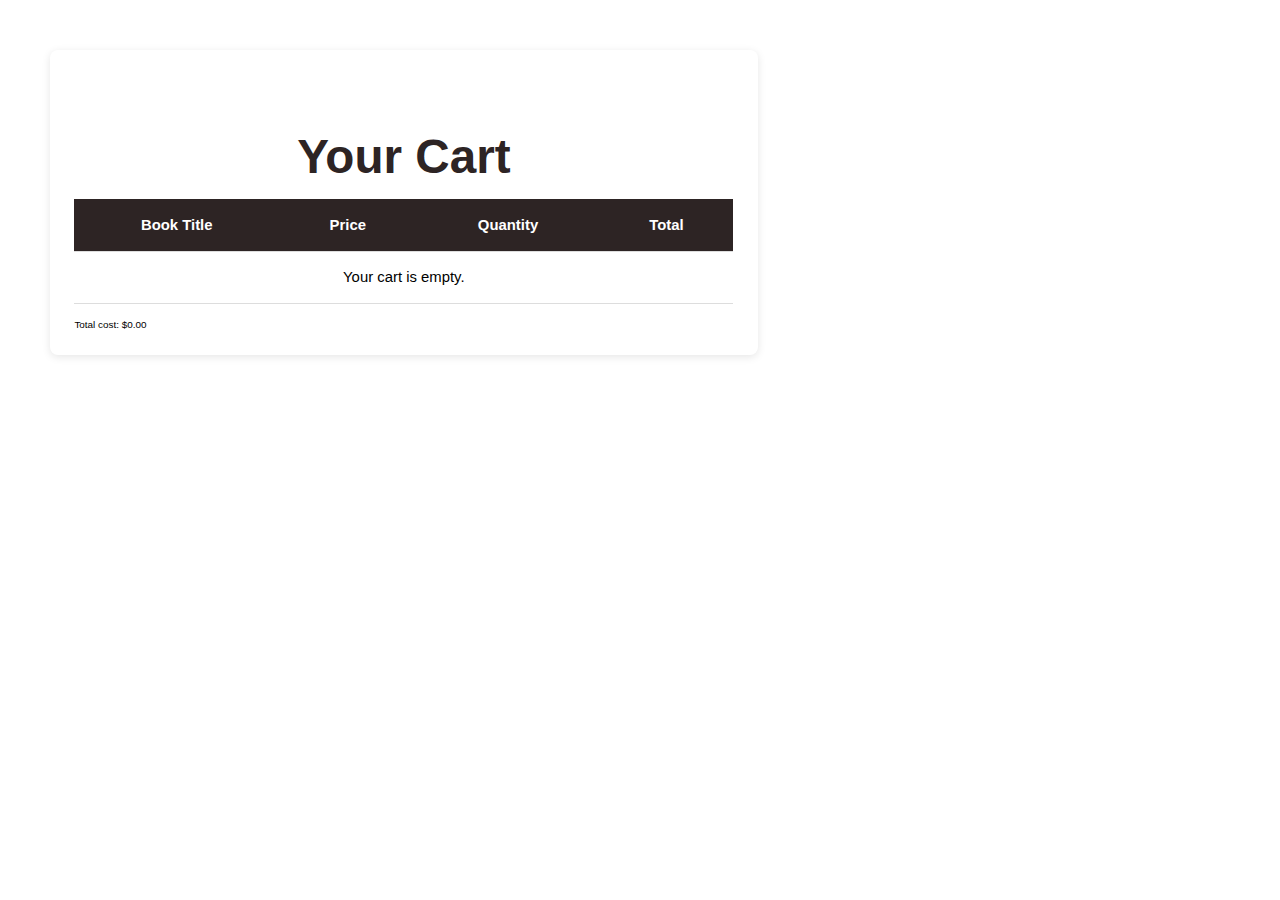
<file: cart.html>
<!DOCTYPE html>
<html lang="en">
<head>
    <meta charset="UTF-8">
    <meta name="viewport" content="width=device-width, initial-scale=1.0">
    <title>Cart - The Shadowed Bookstore</title>
    <link rel="stylesheet" href="styles.css">
   
</head>
<body>
    

    <section class="cart" id="cart">
        <div class="cart-wrapper">
            <div class="cart-container">
                <h2>Your Cart</h2>
                <table id="cart-table">
                    <thead>
                        <tr>
                            <th>Book Title</th>
                            <th>Price</th>
                            <th>Quantity</th>
                            <th>Total</th>
                        </tr>
                    </thead>
                    <tbody>
                        <!-- Cart items will be dynamically rendered here -->
                    </tbody>
                </table>
                <p>Total cost: <span id="total-cost">$0.00</span></p>
            </div>
        </div>
    </section>

    <script src="cart.js"></script>
</body>
</html>
</file>
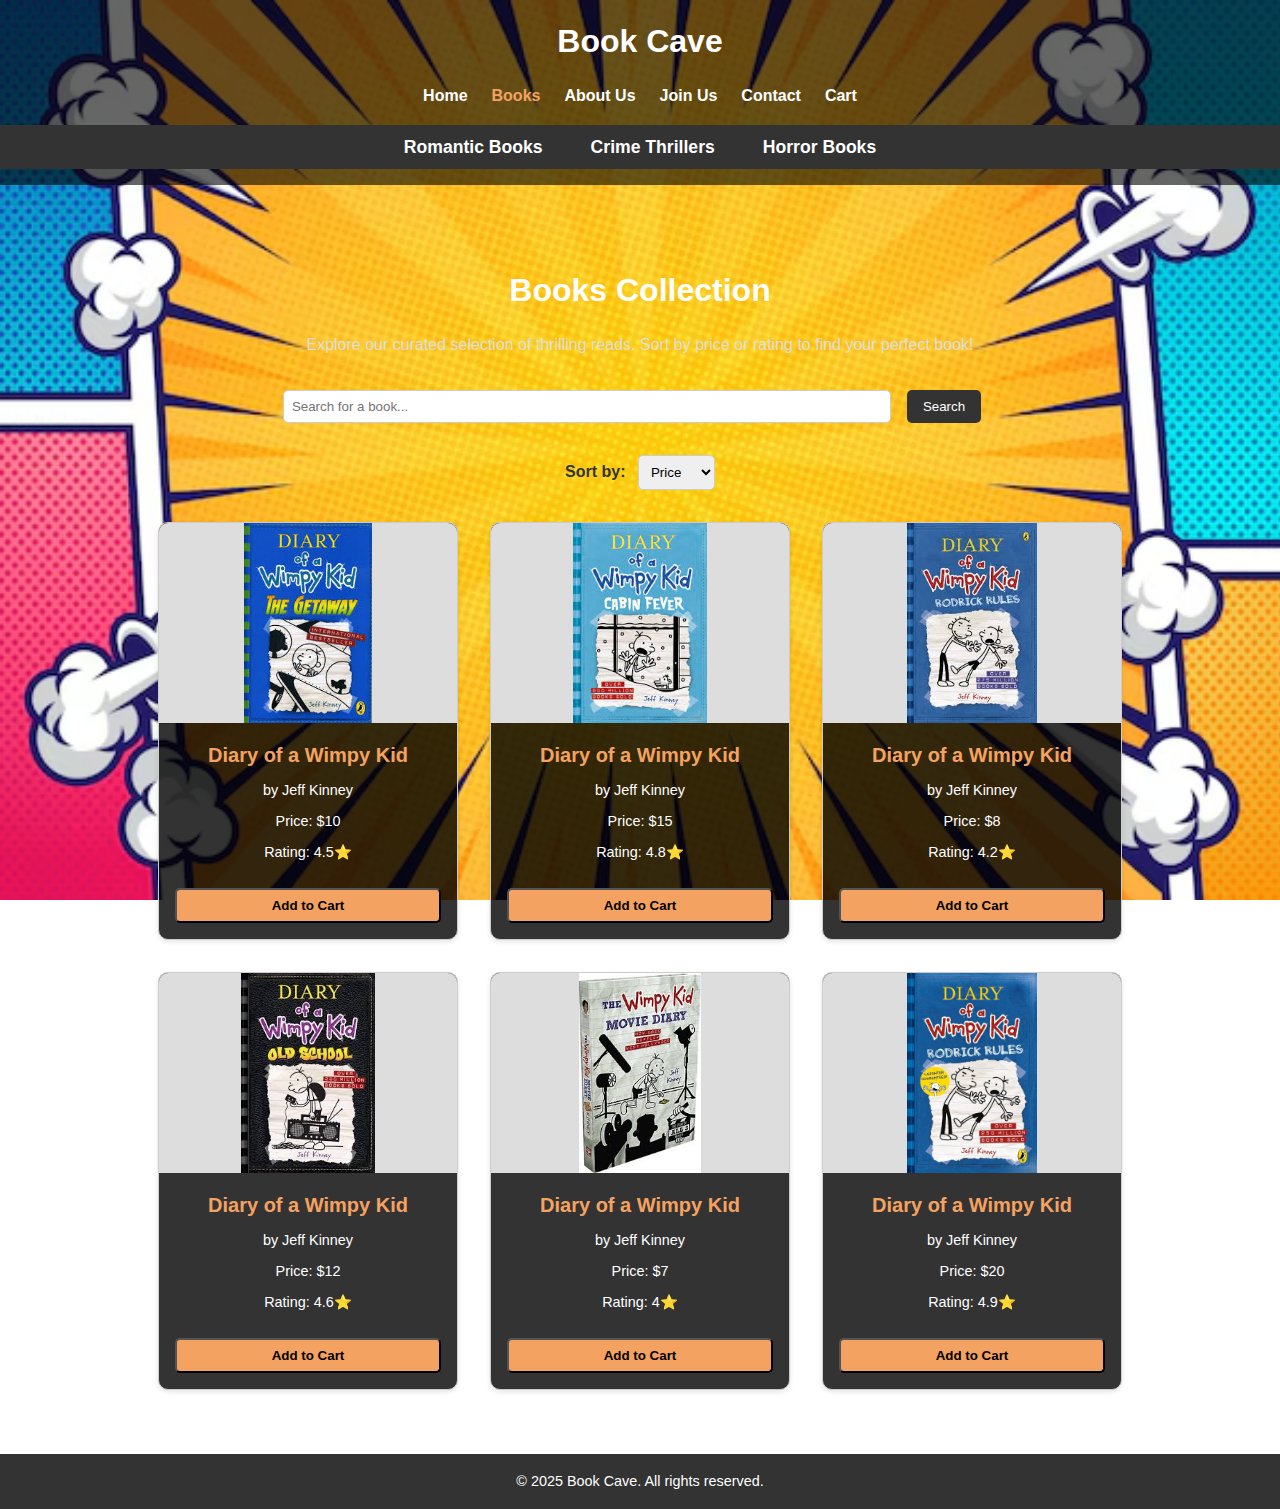
<file: comic.html>
<!DOCTYPE html>
<html lang="en">

<head>
    <meta charset="UTF-8">
    <meta name="viewport" content="width=device-width, initial-scale=1.0">
    <title>Books - The Shadowed Bookstore</title>
    <link rel="stylesheet" href="comic.css">
</head>

<body data-category="comic">
    <header>
        <h1>Book Cave</h1>
        <nav>
            <ul>
                <li><a href="index.html">Home</a></li>
                <li><a href="products.html" class="active">Books</a></li>
                <li><a href="About.html">About Us</a></li>
                <li><a href="join.html">Join Us</a></li>
                <li><a href="contact.html">Contact</a></li>
                <li id="cart-link" class="hidden"><a href="cart.html">Cart</a></li>
            </ul>
        </nav>

        <!-- Category Selection Bar -->
        <div id="category-bar">
            <ul>
                <li><a href="romantic.html">Romantic Books</a></li>
                <li><a href="crime.html">Crime Thrillers</a></li>
                <li><a href="products.html">Horror Books</a></li>
            </ul>
        </div>
    </header>

    <main id="books" class="books">
        <div class="heading">
            <h2>Books Collection</h2>
            <p>Explore our curated selection of thrilling reads. Sort by price or rating to find your perfect book!</p>
        </div>

        <div id="search-container">
            <input type="text" id="search-input" placeholder="Search for a book...">
            <button id="search-button">Search</button>
            <div id="results"></div>
        </div>

        <div id="filters">
            <label for="sort">Sort by:</label>
            <select id="sort">
                <option value="price">Price</option>
                <option value="rating">Rating</option>
            </select>
        </div>
        <div id="book-list" class="flex-wrap">
           
        </div>
    </main>

    
    <script src="comic.js"></script>
    


    <footer>
        <p>&copy; 2025 Book Cave. All rights reserved.</p>
    </footer>
</body>

</html>
</file>
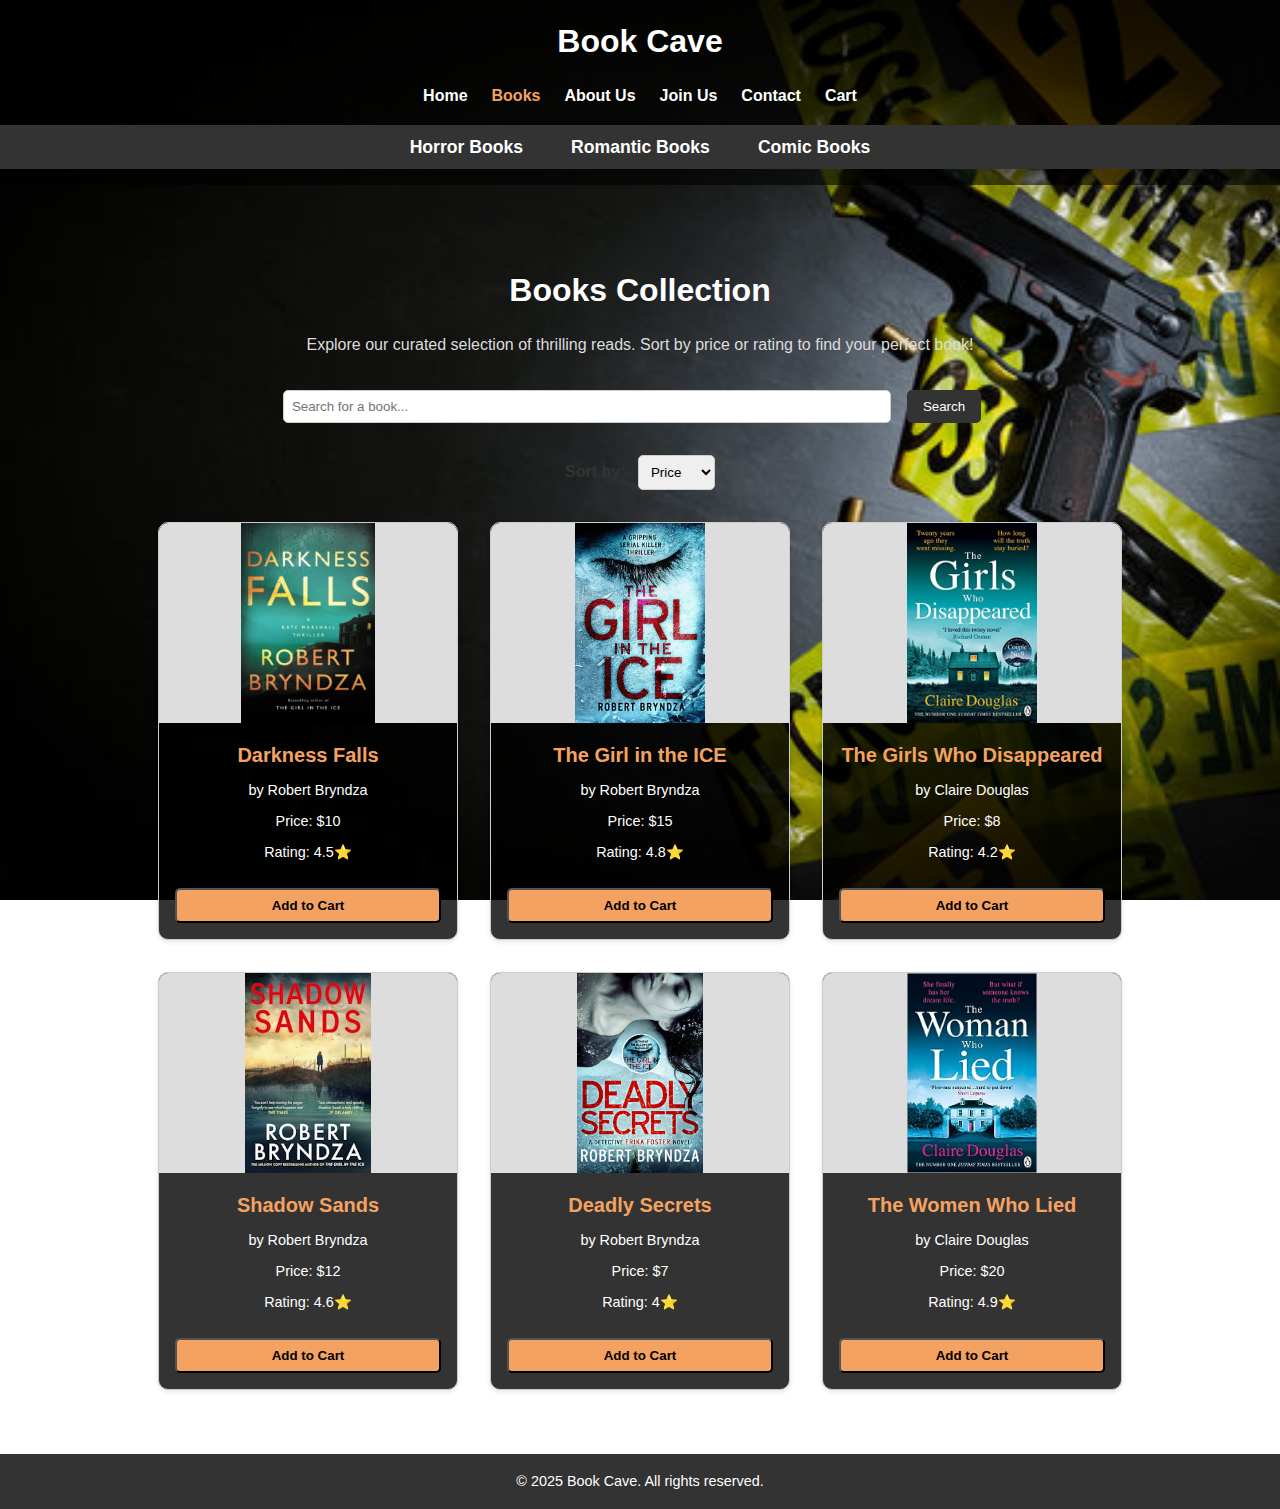
<file: crime.html>
<!DOCTYPE html>
<html lang="en">

<head>
    <meta charset="UTF-8">
    <meta name="viewport" content="width=device-width, initial-scale=1.0">
    <title>Books - The Shadowed Bookstore</title>
    <link rel="stylesheet" href="crime.css">
</head>

<body data-category="crime">
    <header>
        <h1>Book Cave</h1>
        <nav>
            <ul>
                <li><a href="index.html">Home</a></li>
                <li><a href="products.html" class="active">Books</a></li>
                <li><a href="About.html">About Us</a></li>
                <li><a href="join.html">Join Us</a></li>
                <li><a href="contact.html">Contact</a></li>
                <li id="cart-link" class="hidden"><a href="cart.html">Cart</a></li>
            </ul>
        </nav>

        <!-- Category Selection Bar -->
        <div id="category-bar">
            <ul>
                <li><a href="products.html">Horror Books</a></li>
                <li><a href="romantic.html">Romantic Books</a></li>
                <li><a href="comic.html">Comic Books</a></li>
            </ul>
        </div>
    </header>

    <main id="books" class="books">
        <div class="heading">
            <h2>Books Collection</h2>
            <p>Explore our curated selection of thrilling reads. Sort by price or rating to find your perfect book!</p>
        </div>

        <div id="search-container">
            <input type="text" id="search-input" placeholder="Search for a book...">
            <button id="search-button">Search</button>
            <div id="results"></div>
        </div>

        <div id="filters">
            <label for="sort">Sort by:</label>
            <select id="sort">
                <option value="price">Price</option>
                <option value="rating">Rating</option>
            </select>
        </div>

        <div id="book-list" class="flex-wrap">
            <!-- JavaScript will dynamically populate this section -->
        </div>
    </main>

    <script src="crime.js"></script>

    <footer>
        <p>&copy; 2025 Book Cave. All rights reserved.</p>
    </footer>
</body>

</html>
</file>
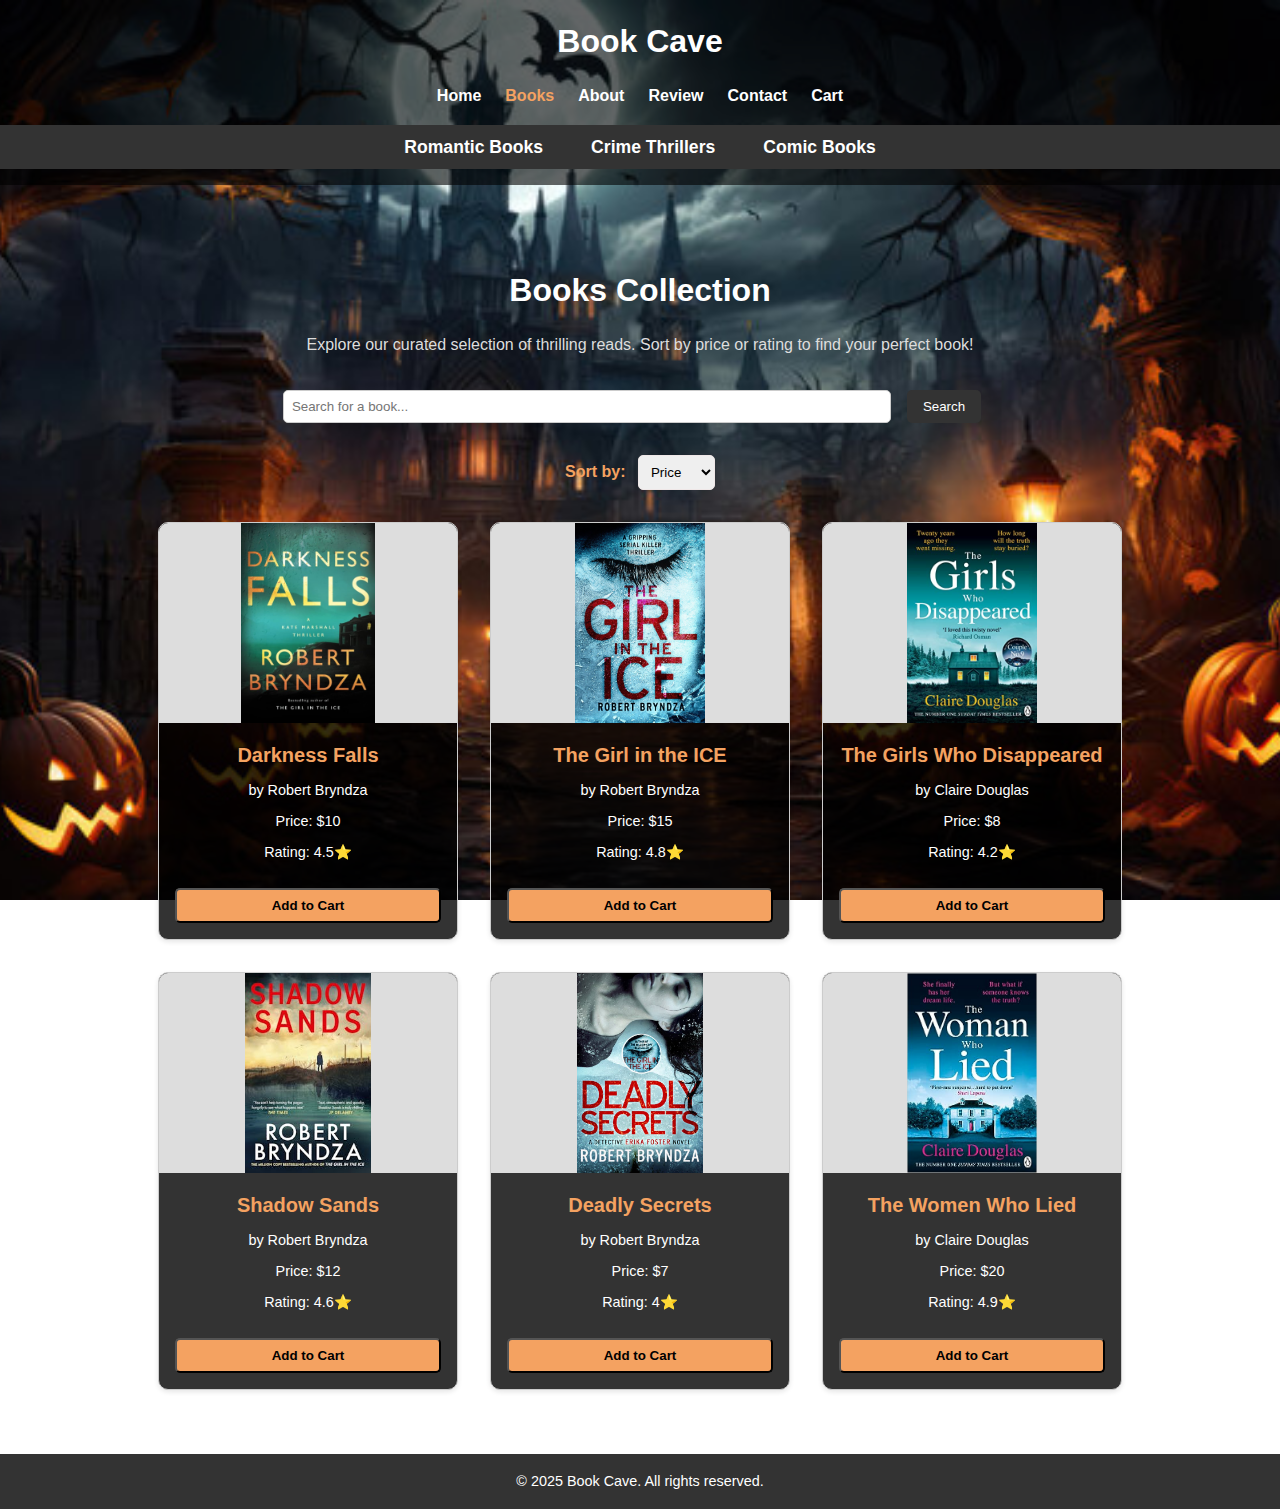
<file: products.html>
<!DOCTYPE html>
<html lang="en">

<head>
    <meta charset="UTF-8">
    <meta name="viewport" content="width=device-width, initial-scale=1.0">
    <title>Books - The Shadowed Bookstore</title>
    <link rel="stylesheet" href="product_style.css">
</head>

<body>
    <header>
        <h1>Book Cave</h1>
        <nav>
            <ul>
                <li><a href="index.html">Home</a></li>
                <li><a href="products.html" class="active">Books</a></li>
                <li><a href="About.html">About</a></li>
             
                <li><a href="index.html">Review</a></li>
                <li><a href="contact.html">Contact</a></li>
                <li id="cart-link" class="hidden"><a href="cart.html">Cart</a></li>
            </ul>
        </nav>

        <!-- Category Selection Bar -->
        <div id="category-bar">
            <ul>
                <li><a href="romantic.html">Romantic Books</a></li>
                <li><a href="crime.html">Crime Thrillers</a></li>
                <li><a href="comic.html">Comic Books</a></li>
            </ul>
        </div>
    </header>

    <main id="books" class="books">
        <div class="heading">
            <h2>Books Collection</h2>
            <p>Explore our curated selection of thrilling reads. Sort by price or rating to find your perfect book!</p>
        </div>

        <div id="search-container">
            <input type="text" id="search-input" placeholder="Search for a book...">
            <button id="search-button">Search</button>
            <div id="results"></div>
        </div>

        <div id="filters">
            <label for="sort">Sort by:</label>
            <select id="sort">
                <option value="price">Price</option>
                <option value="rating">Rating</option>
            </select>
        </div>
        <div id="book-list" class="flex-wrap">
      
        </div>
    </main>

    <script src="search.js"></script>

    <footer>
        <p>&copy; 2025 Book Cave. All rights reserved.</p>
    </footer>
    <script src="product.js"></script>
</body>

</html>
</file>
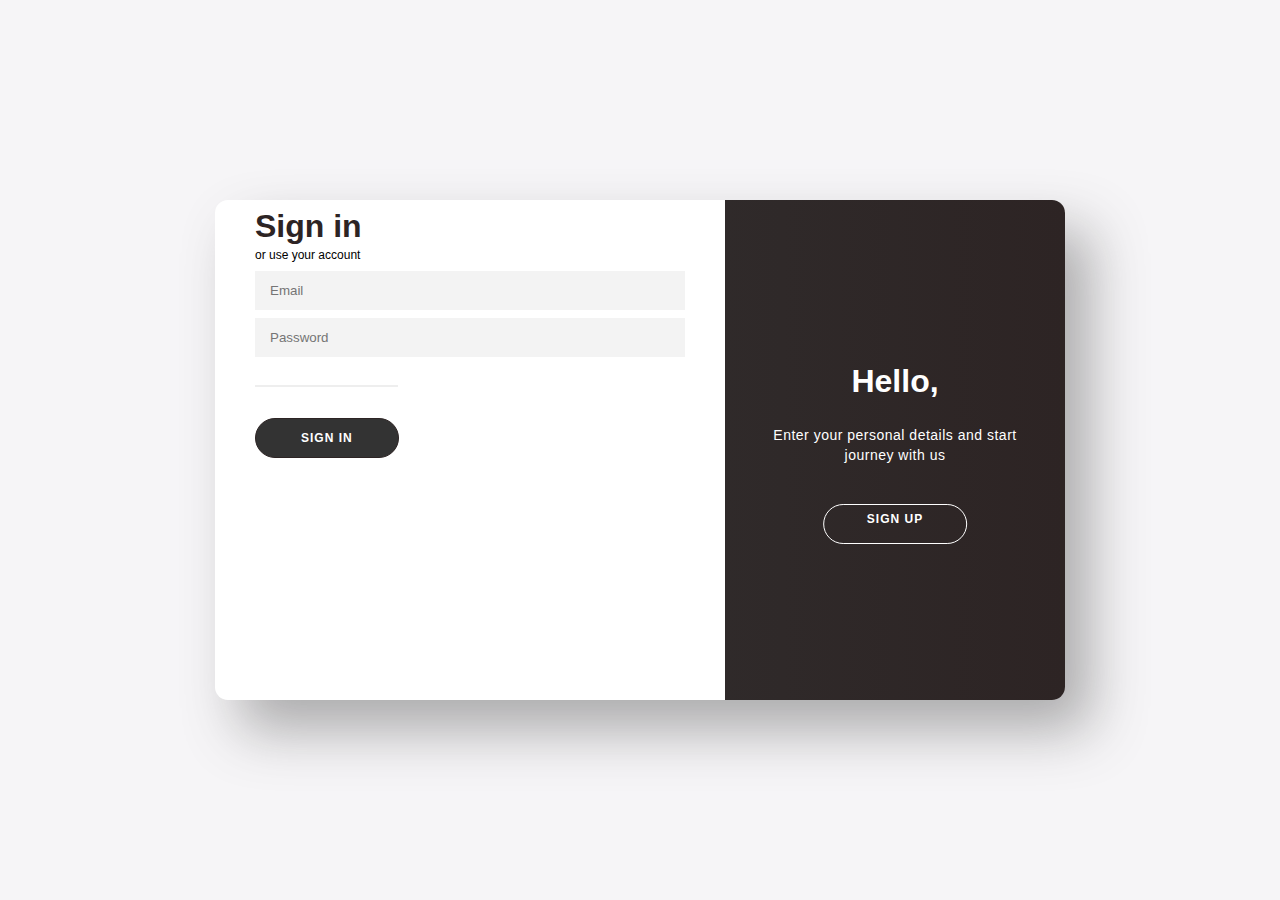
<file: registration.html>
<!DOCTYPE html>
<html lang="en">
<head>
    <meta charset="UTF-8">
    <meta http-equiv="X-UA-Compatible" content="IE=edge">
    <meta name="viewport" content="width=device-width, initial-scale=1.0">
    <title>Sign in || Sign up from</title>
     <!-- font awesome icons -->
     <link rel="stylesheet" href="https://cdnjs.cloudflare.com/ajax/libs/font-awesome/6.1.1/css/all.min.css" integrity="sha512-KfkfwYDsLkIlwQp6LFnl8zNdLGxu9YAA1QvwINks4PhcElQSvqcyVLLD9aMhXd13uQjoXtEKNosOWaZqXgel0g==" crossorigin="anonymous" referrerpolicy="no-referrer" />
    <!-- css stylesheet -->
    <link rel="stylesheet" href="registration.css">
</head>
<body>

    <div class="container" id="container">
        <div class="form-container sign-up-container">
            <form action="#sign-in">
                <h1>Create Account</h1>
                <span>or use your email for registration</span>
                <div class="infield">
                    <input type="text" placeholder="Name" required 
                    minlength="3" 
                    maxlength="50" 
                    pattern="[A-Za-z\s]+" />
                    <label></label>
                </div>
                <div class="infield">
                    <input type="email" placeholder="Email" name="email" required />
                    <label></label>
                </div>
                <div class="infield">
                    <input type="password" placeholder="Password" required />
                    <label></label>
                </div>
                <button>Sign Up</button>
            </form>
        </div>
        <div class="form-container sign-in-container">
            <form action="index.html">
                <h1>Sign in</h1>
                <span>or use your account</span>
                <div class="infield">
                    <input type="email" placeholder="Email" name="email" required />
                    <label></label>
                </div>
                <div class="infield">
                    <input type="password" placeholder="Password" required />
                    <label></label>
                </div>
                <a href="#" class="forgot">Forgot your password?</a>
                <br></br>
                <button>Sign In</button>
            </form>
        </div>
        <div class="overlay-container" id="overlayCon">
            <div class="overlay">
                <div class="overlay-panel overlay-left">
                    <h1>Welcome Back!</h1>
                    <p>To keep connected with us please login with your personal info</p>
                    <button><a href="index.html">Sign In</a></button>
                </div>
                <div class="overlay-panel overlay-right">
                    <h1>Hello,</h1>
                    <p>Enter your personal details and start journey with us</p>
                    <button >Sign Up </button>
                </div>
            </div>
            <button id="overlayBtn"></button>
        </div>
    </div>    
    
<script>
    const container = document.getElementById('container');
    const overlayCon = document.getElementById('overlayCon');
    const overlayBtn = document.getElementById('overlayBtn');
  
    overlayBtn.addEventListener('click', () => {
      container.classList.toggle('right-panel-active');
      overlayBtn.classList.remove('btnScaled');
      window.requestAnimationFrame(() => {
        overlayBtn.classList.add('btnScaled');
      });
    });
</script>
    
  

</body>
</html>
</file>
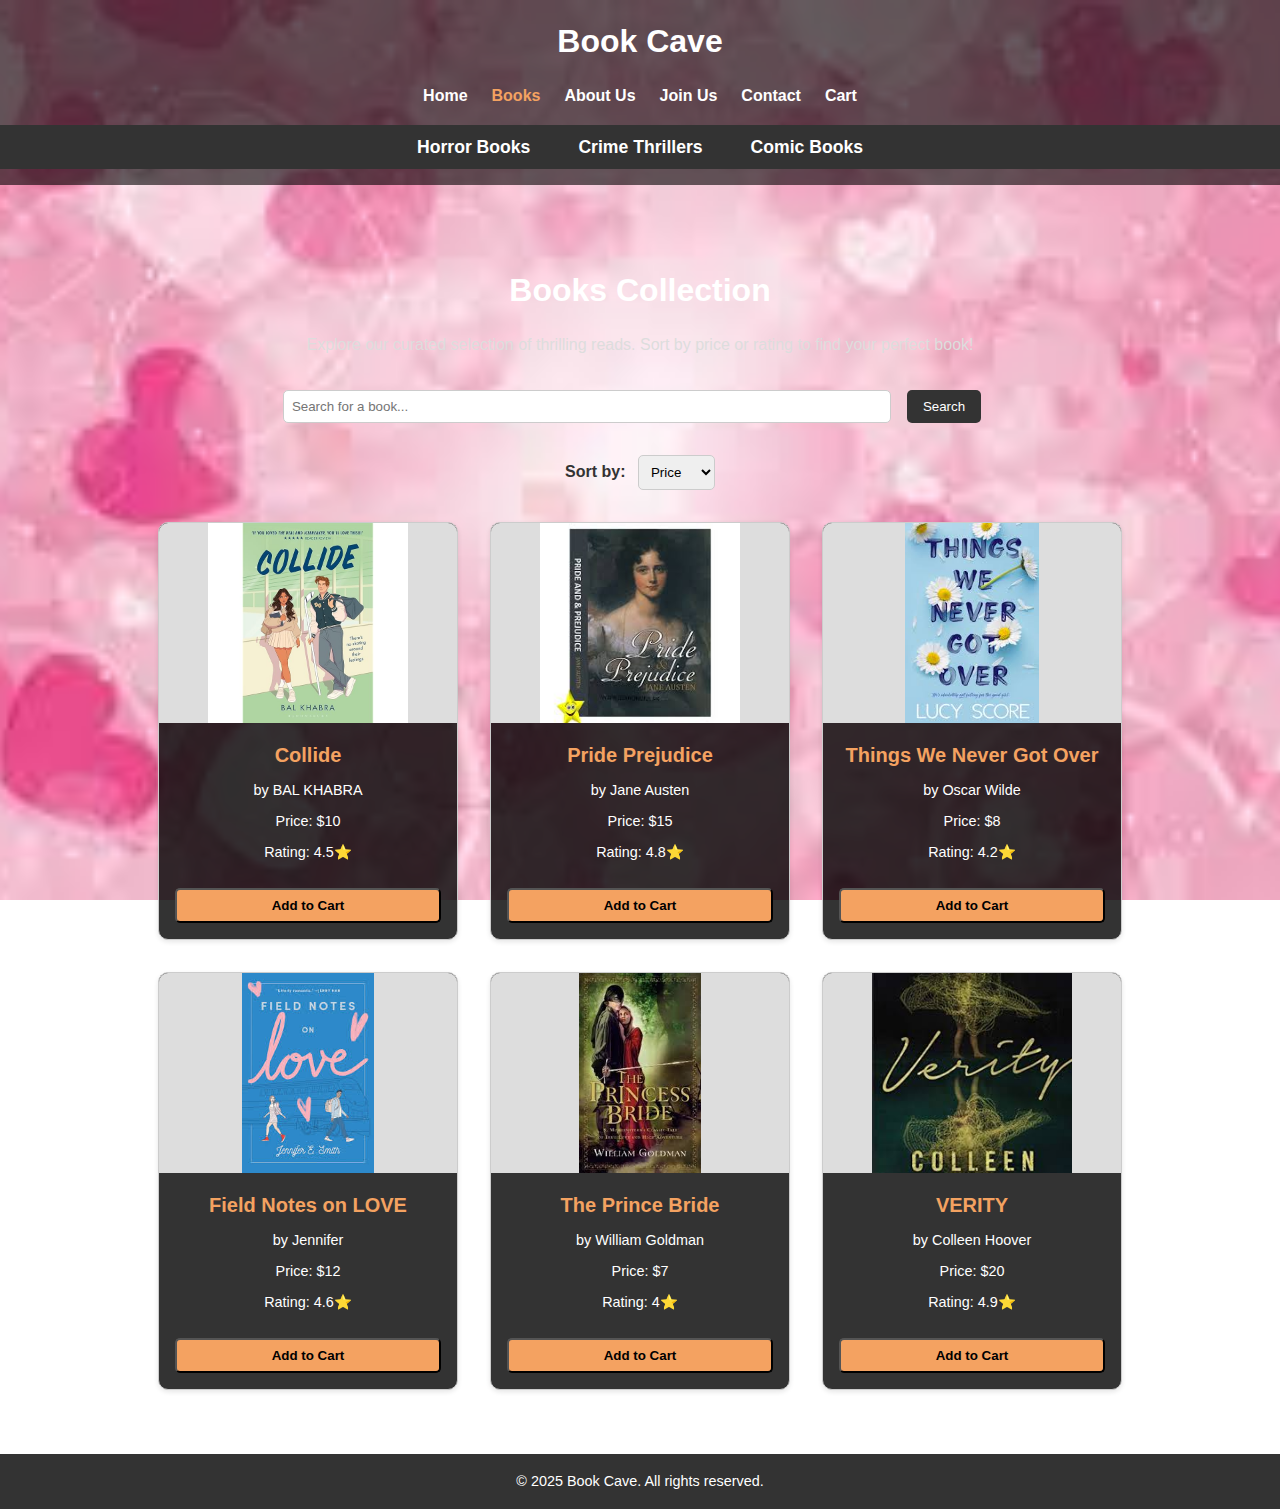
<file: romantic.html>
<!DOCTYPE html>
<html lang="en">

<head>
    <meta charset="UTF-8">
    <meta name="viewport" content="width=device-width, initial-scale=1.0">
    <title>Books - The Shadowed Bookstore</title>
    <link rel="stylesheet" href="romantic.css">
</head>

<body>
    <header data-category="romantic">
        <h1>Book Cave</h1>
        <nav>
            <ul>
                <li><a href="index.html">Home</a></li>
                <li><a href="products.html" class="active">Books</a></li>
                <li><a href="About.html">About Us</a></li>
                <li><a href="join.html">Join Us</a></li>
                <li><a href="contact.html">Contact</a></li>
                <li id="cart-link" class="hidden"><a href="cart.html">Cart</a></li>
            </ul>
        </nav>

        <!-- Category Selection Bar -->
        <div id="category-bar">
            <ul>
                <li><a href="products.html">Horror Books</a></li>
                <li><a href="crime.html">Crime Thrillers</a></li>
                <li><a href="comic_books.html">Comic Books</a></li>
            </ul>
        </div>
    </header>

    <main id="books" class="books">
        <div class="heading">
            <h2>Books Collection</h2>
            <p>Explore our curated selection of thrilling reads. Sort by price or rating to find your perfect book!</p>
        </div>

        <div id="search-container">
            <input type="text" id="search-input" placeholder="Search for a book...">
            <button id="search-button">Search</button>
            <div id="results"></div>
        </div>

        <div id="filters">
            <label for="sort">Sort by:</label>
            <select id="sort">
                <option value="price">Price</option>
                <option value="rating">Rating</option>
            </select>
        </div>

        <div id="book-list" class="flex-wrap">
            <!-- Book Cards will be inserted dynamically -->
        </div>
    </main>

    <script src="romantic.js"></script>

    <footer>
        <p>&copy; 2025 Book Cave. All rights reserved.</p>
    </footer>
</body>

</html>
</file>
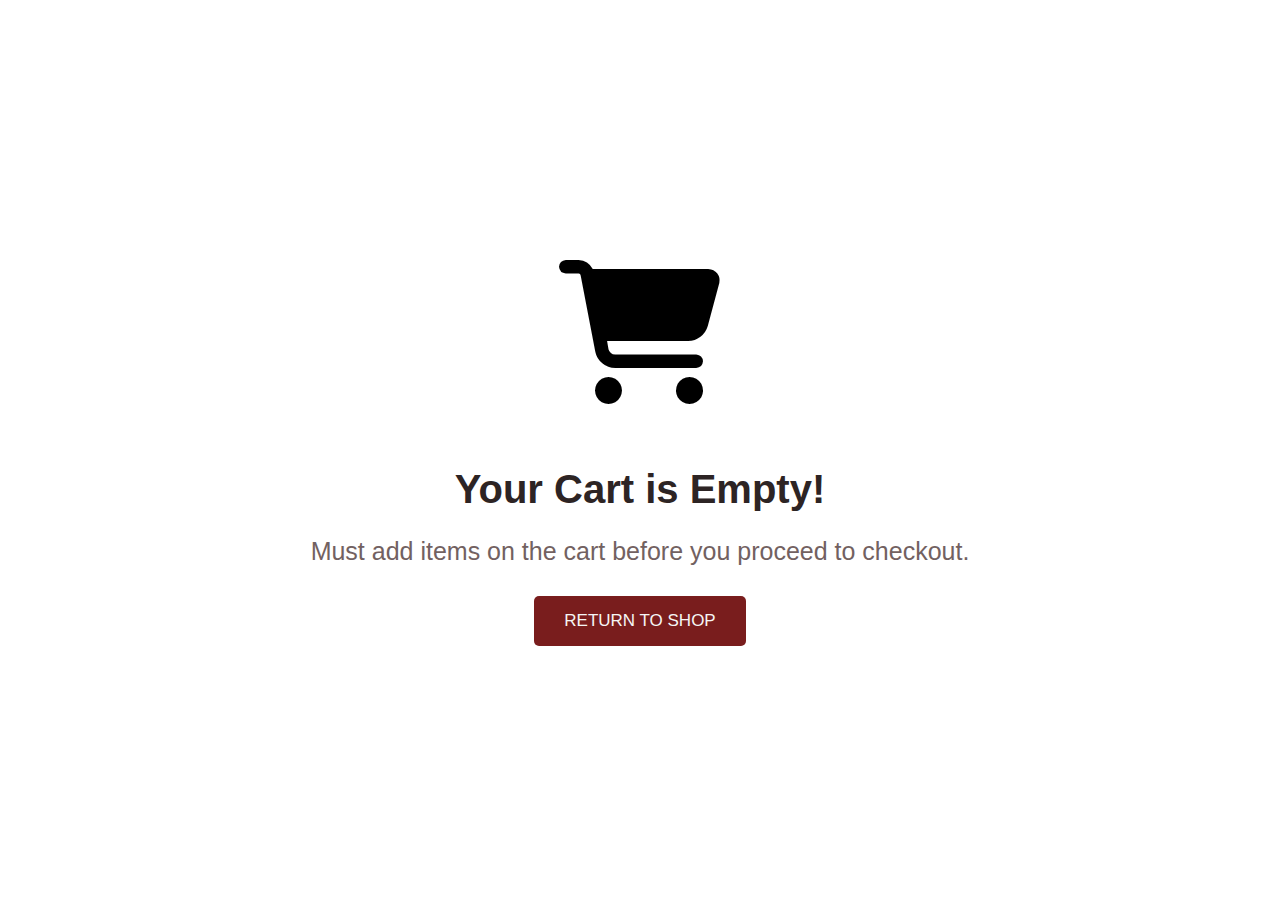
<file: viewcart.html>
<!DOCTYPE html>
<html>
<head>
    <title>Your Cart</title>
    <link rel="stylesheet" href="viewcart.css">
    <link rel="stylesheet" href="https://cdnjs.cloudflare.com/ajax/libs/font-awesome/6.7.2/css/all.min.css"/>
</head>
<body>

    <div id="cart-container">
        <div id="cart-icon">
            <i class="fa-solid fa-cart-shopping"></i>
        </div>
        <h1>Your Cart is Empty!</h1>
        <p>Must add items on the cart before you proceed to checkout.</p>
        <button id="return-to-shop">RETURN TO SHOP</button>
    </div>

    <script src="viewcart.js"></script>

</body>
</html>
</file>
<file: styles.css>
:root{
    --pink: #E0C097;
}
*{
    
    margin: 0; padding: 0;
    box-sizing: border-box;
    font-family: Verdana, Geneva, Tahoma, sans-serif;
    outline: none; border: none;
    text-decoration: none;
    text-transform: none;
    transition: .2s linear;
}
html{
    font-size: 62%;
    scroll-behavior: smooth;
    scroll-padding-top: 6rem;
    overflow-x: hidden;
}




section{
    padding: 2rem 9%;
}

.btn{
    display: inline-block;
    margin-top: 1rem;
    border-radius: 5rem;
    background: #2D2424;
    color: #fff;
    padding: .9rem 3.5rem;
    cursor: pointer;
    font-size: 1.7rem;

}

.btn:hover{
    background: var(--pink);
}


/* Header Styles */
header {
    position: fixed;
    top: 0; right: 0; left: 0;
    background-color: #2D2424;
    padding: 2rem 9%;
    display: flex;
    align-items: center;
    justify-content: space-between;
    z-index: 1000;
    box-shadow: 0  .5rem  1rem rgba(0,0,0,.1) ;
    
}

/* Header Title */
header .logo {
    font-size: 3rem;
    margin: 0;
    color: white;
    font-weight: bold;
}

header .logo span{
    color: var(--pink);
}

header .navbar a{
    font-size: 2rem;
    padding: 0 .5rem;
    color: white;
}

header .navbar :hover{
    color: var(--pink);
}

header .icons a{
    font-size: 2.5rem;
    color: white;
    margin-left: 1.5rem;
} 

header .icons a:hover{
    color: var(--pink);
}

header #toggler{
    display: none;
}

header .fa-bars{
    font-size: 3rem;
    color: #333;
    border-radius: .5rem;
    padding: .5rem 1.5rem;
    cursor: pointer;
    border: .1rem solid rgba(0,0,0,.3);
    display: none;
}

header nav ul {
    list-style: none;
    display: flex;
    gap: 20px;
    margin: 0;
    padding: 0;
}

/* Home Styles */

.home{
    display: flex;
    align-items: center;
    min-height: 100vh;
    background: url(https://images4.alphacoders.com/132/1326368.png) no-repeat;
    background-size: cover;
    background-position: center;
}

.home .content{
    max-width: 50rem;
}

.home .content h3{
    font-size: 10rem;
    color: #fff;
}

.home .content span{
    font-size: 3.5rem;
    color: var(--pink);
    padding: 1rem 0;
    line-height: 1.5;
}

.home .content p{
    font-size: 1.5rem;
    color: #999;
    padding: 1rem 0;
    line-height: 1.5;
}




/* Icons Styles */

.icons-container{
    background: #eee;
    display: flex;
    flex-wrap: wrap;
    gap: 1.5rem;
    padding-top: 5rem;
    padding-bottom: 5rem;
}

.icons-container .icons{
    background: #fff;
    border: .1rem solid rgba(0,0,0,.1);
    padding: 2rem;
    display: flex;
    align-items: center;
    flex: 1 1 25rem;
}

.icons-container .icons img{
    height: 5rem;
    margin-right: 2rem;

}

.icons-container .icons h3{
    color: #333;
    padding-bottom: .5rem;
    font-size: 1.5rem;
}

.icons-container .icons span{
    color: #555;
    font-size: 1.3rem;
}



/* Book List styles*/
.books #book-list {
    display: flex;
    flex-wrap: wrap;
    gap: 2rem;
    justify-content: center;
  }
  
  /* Book Card */
  .books .book-card {
    background: #eee; /* Black background for readability */
    border: 1px solid #ccc;
    border-radius: 10px;
    box-shadow: 0 2px 5px rgba(0, 0, 0, 0.1);
    width: 300px;
    text-align: center;
    overflow: hidden;
    transition: transform 0.3s ease, box-shadow 0.3s ease;
    display: flex;
    flex-direction: column; /* Stack image and content */
  }
  
  .books .book-card:hover {
    transform: translateY(-5px);
    box-shadow: 0 5px 15px rgba(0, 0, 0, 0.2);
  }
  
  /* Book Card Image */
  .books .book-card img {
    width: 100%;
    height: 200px; /* Set a fixed height for images */
    object-fit: contain; /* Ensure the image is fully visible */
    background-color: #eee; /* Background color for empty spaces */
  }
  
  /* Book Card Details */
  .books .book-card .book-details {
    padding: 1rem;
    color: #fff;
    display: flex;
    flex-direction: column;
    justify-content: space-between; /* Space out content */
  }
  
  .books .book-card h3 {
    font-size: 1.25rem;
    margin-bottom: 0.5rem;
    color: #131010; /* Highlight book titles */
  }
  
  .books .book-card p {
    margin-bottom: 0.5rem;
    font-size: 0.9rem;
    color: #131010; /* Ensure readability */
  }
  
  .books .book-card .book-price,
  .book-card .book-rating {
    font-weight: bold;
    margin-top: 0.5rem;
    font-size: 1rem;
  }
  
  /* Add to Cart Button */
  .books .book-card .add-to-cart {
    padding: 0.5rem 1rem;
    background: var(--pink);
    color: #000;
    text-decoration: none;
    font-weight: bold;
    border-radius: 5px;
    cursor: pointer;
    transition: back-ground 0.3s ease;
    margin-top: 1rem;
  }
  
  .books .book-card .add-to-cart:hover {
    background: #2D2424;
    color: #fff;
  }


 /* Add to Cart Button Page */

.cart {
    display: flex;
    justify-content: center;
    align-items: center;
    padding: 5rem;
}

.cart-wrapper {
    display: flex;
    justify-content: space-between;
    width: 100%;
    max-width: 1200px;
    gap: 2rem;
}

/* Cart Container */
.cart-container {
    width: 60%;
    background: white;
    padding: 2.5rem;
    border-radius: 8px;
    box-shadow: 0 2px 8px rgba(0, 0, 0, 0.1);
}

.cart-container h2 {
    text-align: center;
    margin-top: 5.5rem;
    margin-bottom: 1.5rem;
    font-size: 4.8rem;
    color: #2D2424;
}

#cart-table {
    width: 100%;
    border-collapse: collapse;
    margin-bottom: 1.5rem;
}

#cart-table th,
#cart-table td {
    padding: 1.8rem;
    text-align: center;
    font-size: 1.5rem;
    border-bottom: 1px solid #ddd;
}

#cart-table th {
    background-color: #2D2424;
    color: white;
}

.cart-summary {
    display: flex;
    justify-content: space-between;
    font-size: 1.5rem;
    font-weight: bold;
    padding-top: 1rem;
    border-top: 2px solid #ddd;
}

.cart-summary p {
    margin: 0;
}

/* Place Order Section */
.place-order {
    width: 35%;
    background: white;
    padding: 2.5rem;
    margin-top: 5.5rem;
    border-radius: 8px;
    box-shadow: 0 2px 8px rgba(0, 0, 0, 0.1);
}

.place-order h2 {
    text-align: center;
    margin-bottom: 1.5rem;
    margin-top: 5.5rem;
    font-size: 4.8rem;
    color: #2D2424;
}

.place-order input {
    width: 100%;
    padding: 1.8rem;
    margin-bottom: 1rem;
    border-radius: 5px;
    border: 1px solid #ddd;
    font-size: 1rem;
}

.place-order .terms {
    display: flex;
    align-items: center;
    margin-bottom: 1rem;
}

.place-order .terms label {
    font-size: 0.9rem;
}

.place-order button {
    width: 100%;
    padding: 1.5rem;
    background-color: #2D2424;
    text-decoration: none;
    color: white;
    border: none;
    border-radius: 5px;
    font-size: 1.5rem;
    cursor: pointer;
    transition: background-color 0.3s ease;
}

.place-order button:hover {
    background-color: #E0C097;
}





/* Review Styles */
.review .box-container{
    
    display: flex;
    flex-wrap: wrap;
    gap: 1.5rem;
    
    display: flex;
}

.review .box-container .box{
    flex: 1 1 30rem;
    
    box-shadow: 0 .5rem 1.5rem rgba(0,0,0,.1);
    border-radius: .5rem;
    padding: 3rem 2rem;
    position: relative;
    border: .1rem solid rgba(0,0,0,.1);
    
    

}

.review .box-container .box .fa-quote-right{
    position: absolute;
    bottom: 3rem; right: 3rem;
    font-size: 6rem;
    color: #eee;
}

.review .box-container .box .stars i{
    color: var(--pink);
    font-size: 2rem;
}

.review .box-container .box p{
    color: #999;
    font-size: 1.5rem;
    line-height: 1.5;
    padding-top: 2rem;
}

.review .box-container .box .user{
    display: flex;
    align-items: center;
    padding-top: 2rem;
}

.review .box-container .box .user img{
    
    transition: transform 0.3s ease, box-shadow 0.3s ease;
    cursor: pointer;
    transition: back-ground 0.3s ease;
    height: 6rem;
    width: 6rem;
    border-radius: 50%;
    object-fit: cover;
    margin-right: 1rem;
}

.review .box-container .box .user h3{
    font-size: 2rem;
    color: #333;
}

.review .box-container .box .user span{
    font-size: 1.5rem;
    color: #999;
}




.heading{
    text-align: center;
    font-size: 4rem;
    color: #333;
    padding: 5rem;
    margin: 3rem 0;
    background: #eee;
}

.heading span{
    color: var(--pink);
}



/* About Styles */

.about .row{
    
    
    flex-direction: column; /* Change to column for vertical stacking */
    align-items: center; 
    gap: 2rem;
    padding: 2rem 0;
    padding-bottom: 3rem;
}

.about .row .image-container{
    flex: 1 1 40rem;
    position: relative;
    width: 100%; /* Ensure image container takes full width */
    max-width: 800px; /* Set a maximum width for responsiveness */
    margin: 0 auto;
    
}

.about .row .image-container .img{
    
    width: 100%;
    border: 1.5rem solid #fff;
    border-radius: .5rem;
    box-shadow: 2rem 1rem rgba(0,0,0,.1);
    height: 100%;
    object-fit: cover;
}

.about .row .image-container h3{
    position: absolute;
    top: 50%; transform: translateY(-50%);
    font-size: 3rem;
    color: #333;
    background: #fff;
    width: 100%;
    padding: 1rem 2rem;
    text-align: center;
    mix-blend-mode: screen;
}

.about .row .content{
    flex: 1 1 55%;
    gap: 20px; 
    max-width: 1100px;
    margin: 40px auto;
    padding: 20px;
    background: #fff;
    border-radius: 8px;
    box-shadow: 0 4px 8px rgba(0, 0, 0, 0.1);
    
}

.about .row .content h3{
    font-size: 1.8rem;
    margin-bottom: 10px;
    color: #333;
}

.about .row .content p{
    font-size: 1.5rem;
    color: #999;
    text-align: justify;
    margin-bottom: 15px;
}

.about .row .content ul{
    font-size: 1.5rem;
    color: #999;
    padding: 1.5rem 0;
    padding-top: 1rem;
    line-height: 1.5;
    list-style: disc;
  margin-left: 20px;
  padding-left: 10px;
  text-align: justify;  
}






/* Contact Styles */

.contact-container {
    
    gap: 20px; 
    max-width: 1200px;
    margin: 40px auto;
    padding: 20px;
    background: #fff;
    border-radius: 8px;
    box-shadow: 0 4px 8px rgba(0, 0, 0, 0.1);
}

.contact-left {
    flex: 1; 
    padding: 20px;
}

.text-area {
     
    background-color: #f9f9f9;
    padding: 20px;
    border: 1px solid #ddd;
    border-radius: 4px;
}

.contact-right {
    flex: 1;
    width: 300px; 
    padding: 20px;
}

.contact-left h2 {
    color: #333;
}

.contact-left p {
    color: #555;
    line-height: 1.6;
    margin-bottom: 20px;
}

.form-group {
    margin-bottom: 15px;
}

label {
    display: block;
    font-weight: bold;
    margin-bottom: 5px;
}

input, textarea {
    width: 100%;
    padding: 10px;
    border: 1px solid #ccc;
    border-radius: 4px;
    font-size: 14px;
}

button {
    background: #2D2424;
    color: white;
    padding: 10px 20px;
    border: none;
    border-radius: 4px;
    cursor: pointer;
    font-size: 16px;
}

button:hover {
    background: var(--pink);
}

.contact-right h3 {
    margin-bottom: 30px;
    text-align: left;
    font-size: 24px;
    font-weight: bold;
    color: #333;
}

.contact-left p {
    margin-bottom: 30px;
    text-align: left;
    font-size: 13px;
    font-weight: bold;
    color: #333;
}

.contact-right ul {
    list-style: none;
    padding: 0;
    margin: 0;
}

.contact-right ul li {
    margin-bottom: 30px;
    font-size: 15px;
    color: #555;
}

.contact-right ul li span {
    font-size: 20px;
    margin-right: 10px;
}

.contact-right ul li a {
    color: #543A14;
    text-decoration: none;
}

.contact-right ul li a:hover {
    text-decoration: underline;
}

.required-text {
    color: red;
    margin-bottom: 10px;
}



/* Faqs Styles */

.faqs-container {
    font-family: "Roboto", sans-serif;
    margin: 30px;
}

.faqs-container .questions-container {
    box-shadow: 0 4px 8px -3px rgb(0, 0, 0.3);
}

.faqs-container #faq{
    padding: 40px 32px;
    font-size: 28px;
    text-align: center;
    color: whitesmoke;
    background-color: #2D2424;	
    margin-bottom: 50px;
}

.faqs-container .faq-header {
    font-size: 24px;
    display: flex;
    background: #483C32;
    color: #f1faee;
    align-items: center;
    position: relative;
    cursor: pointer;
    padding: 32px;
    transition: background-color 0.3s ease-in-out; /* Add background color transition */
    margin: 10px 100px 10px 100px;
}

.faqs-container .faq-header .open,
.faqs-container .faq-header .close {
    position: absolute;
    right: 0;
    padding: 0 32px;
    font-size: 30px;
    font-weight: bold;
    transform: translateY(-8px);
    opacity: 0;
    transition: all 0.3s ease-in-out; 
}

.faqs-container .faq-header .open.active,
.faqs-container .faq-header .close.active {
    opacity: 1;
    transform: translateY(0);
}

.faqs-container .faq-header h3 {
    font-size: 30px;
    padding: 0 32px;
}

.faqs-container .content {
    padding: 0 38px;
    font-size: 15px;
    background: #fdfffc;
    line-height: 2;
    max-height: 0;
    overflow: hidden;
    transition: max-height 0.5s ease-in-out;
    margin: 10px 100px 10px 100px;
}

.faqs-container .content.active {
    max-height: 700px;
}




/* Checkout Styles */
.checkout-container {
    max-width: 400px;
    margin: 50px auto;
    background: #ffffff;
    padding: 40px;
    padding-top: 70px;
    border-radius: 8px;
    box-shadow: 0 2px 5px rgba(0, 0, 0, 0.1);
  }
  
  h1 {
    text-align: center;
    font-size: 28px;
    margin-bottom: 20px;
  }
  
  .form-group {
    margin-bottom: 15px;
  }
  
  label {
    display: block;
    margin-bottom: 5px;
    font-weight: bold;
  }
  
  input, textarea, select, button {
    width: 100%;
    padding: 10px;
    border: 1px solid #ccc;
    border-radius: 4px;
    font-size: 14px;
  }
  
  .btn{
    display: inline-block;
    margin-top: 1rem;
    border-radius: 5rem;
    background: #333;
    color: #fff;
    padding: .9rem 3.5rem;
    cursor: pointer;
    font-size: 1.7rem;

}
  
btn:hover{
  background: var(--pink);
}
  
  .hidden {
    display: none;
  }
  
  #confirmationMessage {
    text-align: center;
    color: green;
    font-size: 18px;
    margin-top: 20px;
  }
  






/* footer Styles */

.footer .footer-box-container{
    
    display: flex;
    flex-wrap: wrap;
    gap: 1.5rem;
    width: 100%;
}

.footer .footer-box-container .box{
    flex: 1 1 20rem;
    margin-bottom: .1rem;
}

.footer .footer-box-container .box h3{
    color: #333;
    font-size: 2.5rem;
    padding: 1rem 0;
}

.footer .footer-box-container .box a{
    display: block;
    color: #666;
    font-size: 1.5rem;
    padding: 1rem 0;
}

.footer .footer-box-container .box a:hover{
    color: var(--pink);
    text-decoration: underline;
}

.footer .credit{
    text-align: center;
    padding: 1.5rem;
    margin-top: 1.5rem;
    padding-top: 1rem;
    font-size: 2rem;
    color: #333;
    border-top: .1rem solid rgba(0,0,0,.1);
}

.footer .credit span{
    color: var(--pink);
}

.footer .image-container {
    width: 200px; 
    height: 150px; 
    overflow: hidden; 
    position: relative;
    
}

.footer .image-container img {
    width: 100%; 
    position: absolute; 
    top: -10px; 
    left: -20px;
    
}




@media (max-width: 991px){
    html{
        font-size: 55%;
        
    }
    header{
        padding: 2rem;
    }
    section{
        padding: 2rem;
    }    
    .home{
        background-position: left;
    }
}

@media (max-width: 768px){

    header {
        flex-direction: column;
        align-items: flex-start;
    }

    header nav ul {
        flex-direction: column;
        gap: 10px;
    }
    header .fa-bars{
        display: block;
    }
    header .navbar{
        position: absolute;
        top: 100%; right: 0; left: 0;
        background-color: #eee;
        border-top: .1rem  rgba(0,0,0,.1);
        clip-path: polygon(0 0, 100% 0, 100% 0, 0 0);
    }
    header #toggler:checked ~.navbar{
        clip-path: polygon(0 0, 100% 0, 100% 100%, 0 100%);
    }

    header .navbar a{
        margin: 1.5rem;
        padding: 1.5rem;
        background-color: #fff;
        border: .1rem  rgba(0,0,0,.1);
        display: block;

    }
    .home .content h3{
       font-size: 5rem;
    }

    .home .content span{
        font-size: 2.5rem;
     }

     .icons-container .icons h3{
        font-size: 2rem;
    }
    
    .icons-container .icons span{
        font-size: 1.7rem;
    }
}


@media (max-width: 450px){
    html{
        font-size: 50%;
    }    
        
    
}
</file>
<file: registration.css>
* {
  padding: 0px;
  margin: 0px;
  box-sizing: border-box;
}

:root {
  --linear-grad: linear-gradient(to right, #333, #2D2424);
  --grad-clr1: #2D2424;
  --grad-clr2: #333;
}

body {
  height: 100vh;
  background: #f6f5f7;
  display: grid;
  place-content: center;
  font-family: 'Poppins', sans-serif;
}
.container {
  position: relative;
  width: 850px;
  height: 500px;
  background-color: #FFF;
  box-shadow: 25px 30px 55px #5557;
  border-radius: 13px;
  overflow: hidden;
}
.form-container {
  position: absolute;
  width: 60%;
  height: 100%;
  padding: 8px 40px;
  transition: all 0.6s ease-in-out;
}

.sign-up-container {
  opacity: 0;
  z-index: 1;
}

.sign-in-container {
  z-index: 2;
}

.form {
height: 100%;
display: flex;
flex-direction: column;
align-items: center;
justify-content: center;
padding: 0px 50px;
}

h1 {
color: var(--grad-clr1);
}
span {
  font-size: 12px;
}

.infield {
  position: relative;
  margin: 8px 0px;
  width: 100%;
}
input {
  width: 100%;
  padding: 12px 15px;
  background-color: #f3f3f3;
  border: none;
  outline: none;
}
label {
  position: absolute;
  left: 50%;
  top: 100%;
  transform: translateX(-50%);
  width: 0%;
  height: 2px;
  background: var(--linear-grad);
  transition: 0.3s;
}

input:focus ~ label {
  width: 100%;
}

a {
  color: #fff;
  font-size: 14px;
  text-decoration: none;
  margin: 15px 0px;
}
a.forgot {
  padding-bottom: 3px;
  border-bottom: 2px solid #EEE;
}

button {
  border-radius: 20px;
  border: 1px solid var(--grad-clr1);
  background: var(--grad-clr2);
  color: #FFF;
  font-size: 12px;
  font-weight: bold;
  padding: 12px 45px;
  letter-spacing: 1px;
  text-transform: uppercase;
}
.form-container button {
  margin-top: 17px;
  transition: 80ms ease-in;
}

.form-container button:hover {
  background: #FFF;
  color: var(--grad-clr1);
}

.overlay-container {
  position: absolute;
  top: 0;
  left: 60%;
  width: 40%;
  height: 100%;
  overflow: hidden;
  transition: transform 0.6s ease-in-out;
  z-index: 9;
}
#overlayBtn {
  cursor: pointer;
  position: absolute;
  left: 50%;
  top: 304px;
  transform: translateX(-50%);
  width: 143.67px;
  height: 40px;
  border: 1px solid #FFF;
  background: transparent;
  border-radius: 20px;
}

.overlay {
  position: relative;
  background: var(--linear-grad);
  color: #FFF;
  left: -150%;
  height: 100%;
  width: 250%;
  transition: transform 0.6s ease-in-out;
}
.overlay-panel {
  position: absolute;
  display: flex;
  align-items: center;
  justify-content: center;
  flex-direction: column;
  padding: 0px 40px;
  text-align: center;
  height: 100%;
  width: 340px;
  transition: 0.6s ease-in-out;
}

.overlay-left {
  right: 60%;
  transform: translateX(-12%);
}

.overlay-right {
  right: 0;
  transform: translateX(0%);
}
.overlay-panel h1 {
  color: #FFF;
}

p {
  font-size: 14px;
  font-weight: 300;
  line-height: 20px;
  letter-spacing: 0.5px;
  margin: 25px 0px 35px;
}

.overlay-panel button {
  border: none;
  background-color: transparent;
}
.right-panel-active .overlay-container {
  transform: translateX(-150%);
}

.right-panel-active .overlay {
  transform: translateX(50%);
}

.right-panel-active .overlay-left {
  transform: translateX(25%);
}

.right-panel-active .overlay-right {
  transform: translateX(35%);
}

.right-panel-active .sign-in-container {
  transform: translateX(20%);
  opacity: 0;
}
.right-panel-active .sign-up-container {
  transform: translateX(66.7%);
  opacity: 1;
  z-index: 5;
  animation: show 0.6s;
}

@keyframes show {
  0%, 50% {
    opacity: 0;
    z-index: 1;
  }

  50.1%, 100% {
    opacity: 1;
    z-index: 5;
  }
}
.btnScaled {
  animation: scaleBtn 0.6s;
}

@keyframes scaleBtn {
  0% {
    width: 143.67px;
  }

  50% {
    width: 250px;
  }

  100% {
    width: 143.67px;
  }
}
</file>
<file: viewcart.css>
body {
    font-family: sans-serif;
    display: flex;
    justify-content: center;
    align-items: center;
    min-height: 100vh;
    margin: 0;
    background-color:cream;
}

#cart-container {
    text-align: center;
  }
  
  #cart-icon {
    display: inline-block; 
    vertical-align: middle; 
    margin-bottom:  20px; 
    font-size: 9rem;
  }

h1 {
    font-size: 2.5rem;
    margin-bottom: 20px;
    color:#2D2424
}

p {
    margin-bottom: 30px;
    color: #726161;
    font-size: 25px;
}

#return-to-shop {
    background-color: #791d1d;
    padding: 15px 30px;
    border: none;
    border-radius: 5px;
    cursor: pointer;
    font-size: 17px;
    color:whitesmoke;
}

.button :hover{
    background-color: #E0C097;
}
</file>
<file: comic.css>
/* General Reset */
* {
    margin: 0;
    padding: 0;
    box-sizing: border-box;
  }
  
  /* Body Styles */
  body {
    font-family: Arial, sans-serif;
    line-height: 1.6;
    color: #fff; /* Ensure text is readable */
    margin: 0;
    padding: 0;
  
    /* Background Image */
    background-image: url('background\ pics/comic.avif'); /* Correct the path */
    background-size: cover; /* Ensure the image covers the entire screen */
    background-position: center; /* Center the image */
    background-attachment: fixed; /* Keep background fixed when scrolling */
    background-repeat: no-repeat; /* No tiling of the image */
    height: 100vh; /* Ensure the background takes the full height of the viewport */
  }
  
  /* Category Bar Styles */
  #category-bar {
    background-color: #333; /* Dark background for the category bar */
    text-align: center;
    padding: 0.5rem 0; /* Padding around the category bar */
    margin-top: 1rem; /* Add space above the category bar */
  }
  
  #category-bar ul {
    list-style: none; /* Remove default list styling */
    display: flex; /* Align items horizontally */
    justify-content: center; /* Center the items */
    gap: 1rem; /* Add space between the links */
    margin: 0; /* Remove default margin */
    padding: 0; /* Remove default padding */
  }
  
  #category-bar ul li {
    display: inline-block; /* Display list items in a row */
  }
  
  #category-bar ul li a {
    text-decoration: none; /* Remove underline */
    color: #fff; /* White text color */
    font-weight: bold; /* Bold text */
    font-size: 1.1rem; /* Slightly larger font size */
    padding: 0.5rem 1rem; /* Padding for clickable area */
    transition: color 0.3s ease, background-color 0.3s ease; /* Smooth hover transition */
    border-radius: 5px; /* Rounded corners */
  }
  
  #category-bar ul li a:hover {
    color: #fff; /* Ensure text remains white on hover */
    background-color: #f4a261; /* Highlight background color on hover */
  }
  
  #category-bar ul li a:active {
    background-color: #e76f51; /* Darker color for active link */
  }
  
  /* Header Styles */
  header {
    background: rgba(0, 0, 0, 0.6); /* Semi-transparent black background for readability */
    color: #fff;
    text-align: center;
    padding: 1rem 0;
    position: relative; /* Header is not fixed */
    z-index: 10; /* Make sure header is above other content */
  }
  
  header h1 {
    font-size: 2rem;
    font-weight: bold;
    margin: 0; /* Remove default margin */
  }
  
  header nav ul {
    list-style: none;
    display: flex;
    justify-content: center;
    gap: 1.5rem;
    margin-top: 1rem;
  }
  
  header nav ul li a {
    text-decoration: none;
    color: #fff;
    font-weight: bold;
    transition: color 0.3s ease;
  }
  
  header nav ul li a:hover,
  header nav ul li a.active {
    color: #f4a261; /* Highlight on hover */
  }
  
  /* Main Section */
  main {
    padding: 5rem 2rem 2rem; /* Add top padding to avoid content being hidden under the fixed header */
    color: #333; /* Text color adjusted for contrast */
    z-index: 1; /* Ensure main content is below the header */
    background: transparent; /* Remove white background or use transparent background */
  }
  
  /* Heading Styles */
  main .heading h2 {
    text-align: center;
    font-size: 2rem;
    margin-bottom: 1rem;
    color: #fff; /* Ensure headings are readable */
  }
  
  main .heading p {
    text-align: center;
    margin-bottom: 2rem;
    color: #ddd; /* Subtle paragraph color for better contrast */
    font-size: 1rem;
  }
  
  /* Search Box */
  #search-container {
    display: flex;
    justify-content: center;
    gap: 1rem;
    margin-bottom: 2rem;
  }
  
  #search-input {
    padding: 0.5rem;
    width: 50%;
    border: 1px solid #ccc;
    border-radius: 5px;
  }
  
  #search-button {
    padding: 0.5rem 1rem;
    background: #333;
    color: #fff;
    border: none;
    cursor: pointer;
    border-radius: 5px;
    transition: background 0.3s ease;
  }
  
  #search-button:hover {
    background: #f4a261;
  }
  
  /* Filters */
  #filters {
    text-align: center;
    margin-bottom: 2rem;
  }
  
  #filters label {
    margin-right: 0.5rem;
    font-weight: bold;
  }
  
  #filters select {
    padding: 0.5rem;
    border: 1px solid #ccc;
    border-radius: 5px;
  }
  
  /* Book List */
  #book-list {
    display: flex;
    flex-wrap: wrap;
    gap: 2rem;
    justify-content: center;
  }
  
  /* Book Card */
  .book-card {
    background: rgba(0, 0, 0, 0.8); /* Black background for readability */
    border: 1px solid #ccc;
    border-radius: 10px;
    box-shadow: 0 2px 5px rgba(0, 0, 0, 0.1);
    width: 300px;
    text-align: center;
    overflow: hidden;
    transition: transform 0.3s ease, box-shadow 0.3s ease;
    display: flex;
    flex-direction: column; /* Stack image and content */
  }
  
  .book-card:hover {
    transform: translateY(-5px);
    box-shadow: 0 5px 15px rgba(0, 0, 0, 0.2);
  }
  
  /* Book Card Image */
  .book-card img {
    width: 100%;
    height: 200px; /* Set a fixed height for images */
    object-fit: contain; /* Ensure the image is fully visible */
    background-color: #ddd; /* Background color for empty spaces */
  }
  
  /* Book Card Details */
  .book-card .book-details {
    padding: 1rem;
    color: #fff;
    display: flex;
    flex-direction: column;
    justify-content: space-between; /* Space out content */
  }
  
  .book-card h3 {
    font-size: 1.25rem;
    margin-bottom: 0.5rem;
    color: #f4a261; /* Highlight book titles */
  }
  
  .book-card p {
    margin-bottom: 0.5rem;
    font-size: 0.9rem;
    color: #fff; /* Ensure readability */
  }
  
  .book-card .book-price,
  .book-card .book-rating {
    font-weight: bold;
    margin-top: 0.5rem;
    font-size: 1rem;
  }
  
  /* Add to Cart Button */
  .book-card .add-to-cart {
    padding: 0.5rem 1rem;
    background: #f4a261;
    color: #000;
    text-decoration: none;
    font-weight: bold;
    border-radius: 5px;
    cursor: pointer;
    transition: background 0.3s ease;
    margin-top: 1rem;
  }
  
  .book-card .add-to-cart:hover {
    background: #333;
    color: #fff;
  }
  
  /* Footer */
  footer {
    background: #333;
    color: #fff;
    text-align: center;
    padding: 1rem 0;
    margin-top: 2rem;
  }
  
  footer p {
    font-size: 0.9rem;
  }
  
  /* Responsive Design */
  @media (max-width: 768px) {
    #search-container {
      flex-direction: column;
      gap: 0.5rem;
    }
  
    #search-input {
      width: 100%;
    }
  
    #book-list {
      gap: 1rem;
    }
  
    .book-card {
      width: 90%;
    }
  }
</file>
<file: crime.css>
/* General Reset */
* {
    margin: 0;
    padding: 0;
    box-sizing: border-box;
  }
  
  /* Body Styles */
  body {
    font-family: Arial, sans-serif;
    line-height: 1.6;
    color: #fff; /* Ensure text is readable */
    margin: 0;
    padding: 0;
  
 
background-image: url(background\ pics/crime.jpg);
/* Replace with your image path */
    background-size: cover; /* Ensure the image covers the entire screen */
    background-position: center; /* Center the image */
    background-attachment: fixed; /* Keep background fixed when scrolling */

    background-repeat: no-repeat; /* No tiling of the image */
    height: 100vh; /* Ensure the background takes the full height of the viewport */
  }
  
  /* Category Bar Styles */
  #category-bar {
    background-color: #333; /* Dark background for the category bar */
    text-align: center;
    padding: 0.5rem 0; /* Padding around the category bar */
    margin-top: 1rem; /* Add space above the category bar */
  }
  
  #category-bar ul {
    list-style: none; /* Remove default list styling */
    display: flex; /* Align items horizontally */
    justify-content: center; /* Center the items */
    gap: 1rem; /* Add space between the links */
    margin: 0; /* Remove default margin */
    padding: 0; /* Remove default padding */
  }
  
  #category-bar ul li {
    display: inline-block; /* Display list items in a row */
  }
  
  #category-bar ul li a {
    text-decoration: none; /* Remove underline */
    color: #fff; /* White text color */
    font-weight: bold; /* Bold text */
    font-size: 1.1rem; /* Slightly larger font size */
    padding: 0.5rem 1rem; /* Padding for clickable area */
    transition: color 0.3s ease, background-color 0.3s ease; /* Smooth hover transition */
    border-radius: 5px; /* Rounded corners */
  }
  
  #category-bar ul li a:hover {
    color: #fff; /* Ensure text remains white on hover */
    background-color: #f4a261; /* Highlight background color on hover */
  }
  
  #category-bar ul li a:active {
    background-color: #e76f51; /* Darker color for active link */
  }
  
  
  /* Header Styles */
  header {
    background: rgba(0, 0, 0, 0.6); /* Semi-transparent black background for readability */
    color: #fff;
    text-align: center;
    padding: 1rem 0;
     /* Keep the header fixed at the top */
    top: 0;
    width: 100%;
    z-index: 10; /* Make sure header is above other content */
  }
  
  header h1 {
    font-size: 2rem;
    font-weight: bold;
    margin: 0; /* Remove default margin */
  }
  
  header nav ul {
    list-style: none;
    display: flex;
    justify-content: center;
    gap: 1.5rem;
    margin-top: 1rem;
  }
  
  header nav ul li a {
    text-decoration: none;
    color: #fff;
    font-weight: bold;
    transition: color 0.3s ease;
  }
  
  header nav ul li a:hover,
  header nav ul li a.active {
    color: #f4a261; /* Highlight on hover */
  }
  
  /* Main Section */
  main {
    padding: 5rem 2rem 2rem; /* Add top padding to avoid content being hidden under the fixed header */
    color: #333; /* Text color adjusted for contrast */
    z-index: 1; /* Ensure main content is below the header */
    background: transparent; /* Remove white background or use transparent background */
  }
  
  /* Heading Styles */
  main .heading h2 {
    text-align: center;
    font-size: 2rem;
    margin-bottom: 1rem;
    color: #fff; /* Ensure headings are readable */
  }
  
  main .heading p {
    text-align: center;
    margin-bottom: 2rem;
    color: #ddd; /* Subtle paragraph color for better contrast */
    font-size: 1rem;
  }
  
  /* Search Box */
  #search-container {
    display: flex;
    justify-content: center;
    gap: 1rem;
    margin-bottom: 2rem;
  }
  
  #search-input {
    padding: 0.5rem;
    width: 50%;
    border: 1px solid #ccc;
    border-radius: 5px;
  }
  
  #search-button {
    padding: 0.5rem 1rem;
    background: #333;
    color: #fff;
    border: none;
    cursor: pointer;
    border-radius: 5px;
    transition: background 0.3s ease;
  }
  
  #search-button:hover {
    background: #f4a261;
  }
  
  /* Filters */
  #filters {
    text-align: center;
    margin-bottom: 2rem;
  }
  
  #filters label {
    margin-right: 0.5rem;
    font-weight: bold;
  }
  
  #filters select {
    padding: 0.5rem;
    border: 1px solid #ccc;
    border-radius: 5px;
  }
  
  /* Book List */
  #book-list {
    display: flex;
    flex-wrap: wrap;
    gap: 2rem;
    justify-content: center;
  }
  
  /* Book Card */
  .book-card {
    background: rgba(0, 0, 0, 0.8); /* Black background for readability */
    border: 1px solid #ccc;
    border-radius: 10px;
    box-shadow: 0 2px 5px rgba(0, 0, 0, 0.1);
    width: 300px;
    text-align: center;
    overflow: hidden;
    transition: transform 0.3s ease, box-shadow 0.3s ease;
    display: flex;
    flex-direction: column; /* Stack image and content */
  }
  
  .book-card:hover {
    transform: translateY(-5px);
    box-shadow: 0 5px 15px rgba(0, 0, 0, 0.2);
  }
  
  /* Book Card Image */
  .book-card img {
    width: 100%;
    height: 200px; /* Set a fixed height for images */
    object-fit: contain; /* Ensure the image is fully visible */
    background-color: #ddd; /* Background color for empty spaces */
  }
  
  /* Book Card Details */
  .book-card .book-details {
    padding: 1rem;
    color: #fff;
    display: flex;
    flex-direction: column;
    justify-content: space-between; /* Space out content */
  }
  
  .book-card h3 {
    font-size: 1.25rem;
    margin-bottom: 0.5rem;
    color: #f4a261; /* Highlight book titles */
  }
  
  .book-card p {
    margin-bottom: 0.5rem;
    font-size: 0.9rem;
    color: #fff; /* Ensure readability */
  }
  
  .book-card .book-price,
  .book-card .book-rating {
    font-weight: bold;
    margin-top: 0.5rem;
    font-size: 1rem;
  }
  
  /* Add to Cart Button */
  .book-card .add-to-cart {
    padding: 0.5rem 1rem;
    background: #f4a261;
    color: #000;
    text-decoration: none;
    font-weight: bold;
    border-radius: 5px;
    cursor: pointer;
    transition: background 0.3s ease;
    margin-top: 1rem;
  }
  
  .book-card .add-to-cart:hover {
    background: #333;
    color: #fff;
  }
  
  /* Footer */
  footer {
    background: #333;
    color: #fff;
    text-align: center;
    padding: 1rem 0;
    margin-top: 2rem;
  }
  
  footer p {
    font-size: 0.9rem;
  }
  
  /* Responsive Design */
  @media (max-width: 768px) {
    #search-container {
      flex-direction: column;
      gap: 0.5rem;
    }
  
    #search-input {
      width: 100%;
    }
  
    #book-list {
      gap: 1rem;
    }
  
    .book-card {
      width: 90%;
    }
  }
</file>
<file: product_style.css>
/* General Reset */
* {
  margin: 0;
  padding: 0;
  box-sizing: border-box;
}

/* Body Styles */
body {
  font-family: Arial, sans-serif;
  line-height: 1.6;
  color: #fff; /* Ensure text is readable */
  margin: 0;
  padding: 0;

  /* Background Image */
  background-image: url('background pics/horror1.jpg'); /* Replace with your image path */
  background-size: cover; /* Ensure the image covers the entire screen */
  background-position: center; /* Center the image */
  background-attachment: fixed; /* Keep background fixed when scrolling */
  background-repeat: no-repeat; /* No tiling of the image */
  height: 100vh; /* Ensure the background takes the full height of the viewport */
}

/* Category Bar Styles */
#category-bar {
  background-color: #333; /* Dark background for the category bar */
  text-align: center;
  padding: 0.5rem 0; /* Padding around the category bar */
  margin-top: 1rem; /* Add space above the category bar */
}

#category-bar ul {
  list-style: none; /* Remove default list styling */
  display: flex; /* Align items horizontally */
  justify-content: center; /* Center the items */
  gap: 1rem; /* Add space between the links */
  margin: 0; /* Remove default margin */
  padding: 0; /* Remove default padding */
}

#category-bar ul li {
  display: inline-block; /* Display list items in a row */
}

#category-bar ul li a {
  text-decoration: none; /* Remove underline */
  color: #fff; /* White text color */
  font-weight: bold; /* Bold text */
  font-size: 1.1rem; /* Slightly larger font size */
  padding: 0.5rem 1rem; /* Padding for clickable area */
  transition: color 0.3s ease, background-color 0.3s ease; /* Smooth hover transition */
  border-radius: 5px; /* Rounded corners */
}

#category-bar ul li a:hover {
  color: #fff; /* Ensure text remains white on hover */
  background-color: #f4a261; /* Highlight background color on hover */
}

#category-bar ul li a:active {
  background-color: #e76f51; /* Darker color for active link */
}


/* Header Styles */
header {
  background: rgba(0, 0, 0, 0.6); /* Semi-transparent black background for readability */
  color: #fff;
  text-align: center;
  padding: 1rem 0;
   /* Keep the header fixed at the top */
  top: 0;
  width: 100%;
  z-index: 10; /* Make sure header is above other content */
}

header h1 {
  font-size: 2rem;
  font-weight: bold;
  margin: 0; /* Remove default margin */
}

header nav ul {
  list-style: none;
  display: flex;
  justify-content: center;
  gap: 1.5rem;
  margin-top: 1rem;
}

header nav ul li a {
  text-decoration: none;
  color: #ffffff;
  font-weight: bold;
  transition: color 0.3s ease;
}

header nav ul li a:hover,
header nav ul li a.active {
  color: #f4a261; /* Highlight on hover */
}

/* Main Section */
main {
  padding: 5rem 2rem 2rem; /* Add top padding to avoid content being hidden under the fixed header */
  color: #333; /* Text color adjusted for contrast */
  z-index: 1; /* Ensure main content is below the header */
  background: transparent; /* Remove white background or use transparent background */
}

/* Heading Styles */
main .heading h2 {
  text-align: center;
  font-size: 2rem;
  margin-bottom: 1rem;
  color: #fff; /* Ensure headings are readable */
}

main .heading p {
  text-align: center;
  margin-bottom: 2rem;
  color: #ddd; /* Subtle paragraph color for better contrast */
  font-size: 1rem;
}

/* Search Box */
#search-container {
  display: flex;
  justify-content: center;
  gap: 1rem;
  margin-bottom: 2rem;
}

#search-input {
  padding: 0.5rem;
  width: 50%;
  border: 1px solid #ccc;
  border-radius: 5px;
}

#search-button {
  padding: 0.5rem 1rem;
  background: #333;
  color: #fff;
  border: none;
  cursor: pointer;
  border-radius: 5px;
  transition: background 0.3s ease;
}

#search-button:hover {
  background: #f4a261;
}

/* Filters */
#filters {
  text-align: center;
  margin-bottom: 2rem;
}

#filters label {
  color: #f4a261;
  margin-right: 0.5rem;
  font-weight: bold;
}

#filters select {
  padding: 0.5rem;
  border: 1px solid #efe7e7;
  border-radius: 5px;
}

/* Book List */
#book-list {
  display: flex;
  flex-wrap: wrap;
  gap: 2rem;
  justify-content: center;
}

/* Book Card */
.book-card {
  background: rgba(0, 0, 0, 0.8); /* Black background for readability */
  border: 1px solid #ccc;
  border-radius: 10px;
  box-shadow: 0 2px 5px rgba(0, 0, 0, 0.1);
  width: 300px;
  text-align: center;
  overflow: hidden;
  transition: transform 0.3s ease, box-shadow 0.3s ease;
  display: flex;
  flex-direction: column; /* Stack image and content */
}

.book-card:hover {
  transform: translateY(-5px);
  box-shadow: 0 5px 15px rgba(0, 0, 0, 0.2);
}

/* Book Card Image */
.book-card img {
  width: 100%;
  height: 200px; /* Set a fixed height for images */
  object-fit: contain; /* Ensure the image is fully visible */
  background-color: #ddd; /* Background color for empty spaces */
}

/* Book Card Details */
.book-card .book-details {
  padding: 1rem;
  color: #fff;
  display: flex;
  flex-direction: column;
  justify-content: space-between; /* Space out content */
}

.book-card h3 {
  font-size: 1.25rem;
  margin-bottom: 0.5rem;
  color: #f4a261; /* Highlight book titles */
}

.book-card p {
  margin-bottom: 0.5rem;
  font-size: 0.9rem;
  color: #fff; /* Ensure readability */
}

.book-card .book-price,
.book-card .book-rating {
  font-weight: bold;
  margin-top: 0.5rem;
  font-size: 1rem;
}

/* Add to Cart Button */
.book-card .add-to-cart {
  padding: 0.5rem 1rem;
  background: #f4a261;
  color: #000;
  text-decoration: none;
  font-weight: bold;
  border-radius: 5px;
  cursor: pointer;
  transition: background 0.3s ease;
  margin-top: 1rem;
}

.book-card .add-to-cart:hover {
  background: #333;
  color: #fff;
}

/* Footer */
footer {
  background: #333;
  color: #fff;
  text-align: center;
  padding: 1rem 0;
  margin-top: 2rem;
}

footer p {
  font-size: 0.9rem;
}

/* Responsive Design */
@media (max-width: 768px) {
  #search-container {
    flex-direction: column;
    gap: 0.5rem;
  }

  #search-input {
    width: 100%;
  }

  #book-list {
    gap: 1rem;
  }

  .book-card {
    width: 90%;
  }
}
</file>
<file: romantic.css>
/* General Reset */
* {
    margin: 0;
    padding: 0;
    box-sizing: border-box;
  }
  
  /* Body Styles */
  body {
    font-family: Arial, sans-serif;
    line-height: 1.6;
    color: #fff; /* Ensure text is readable */
    margin: 0;
    padding: 0;
  
    /* Background Image */
    background-image: url('background pics/romantic.jpg'); /* Replace with your image path */
    background-size: cover; /* Ensure the image covers the entire screen */
    background-position: center; /* Center the image */
    background-attachment: fixed; /* Keep background fixed when scrolling */
    background-repeat: no-repeat; /* No tiling of the image */
    height: 100vh; /* Ensure the background takes the full height of the viewport */
  }
  
  /* Category Bar Styles */
  #category-bar {
    background-color: #333; /* Dark background for the category bar */
    text-align: center;
    padding: 0.5rem 0; /* Padding around the category bar */
    margin-top: 1rem; /* Add space above the category bar */
  }
  
  #category-bar ul {
    list-style: none; /* Remove default list styling */
    display: flex; /* Align items horizontally */
    justify-content: center; /* Center the items */
    gap: 1rem; /* Add space between the links */
    margin: 0; /* Remove default margin */
    padding: 0; /* Remove default padding */
  }
  
  #category-bar ul li {
    display: inline-block; /* Display list items in a row */
  }
  
  #category-bar ul li a {
    text-decoration: none; /* Remove underline */
    color: #fff; /* White text color */
    font-weight: bold; /* Bold text */
    font-size: 1.1rem; /* Slightly larger font size */
    padding: 0.5rem 1rem; /* Padding for clickable area */
    transition: color 0.3s ease, background-color 0.3s ease; /* Smooth hover transition */
    border-radius: 5px; /* Rounded corners */
  }
  
  #category-bar ul li a:hover {
    color: #fff; /* Ensure text remains white on hover */
    background-color: #f4a261; /* Highlight background color on hover */
  }
  
  #category-bar ul li a:active {
    background-color: #e76f51; /* Darker color for active link */
  }
  
  
  /* Header Styles */
  header {
    background: rgba(0, 0, 0, 0.6); /* Semi-transparent black background for readability */
    color: #fff;
    text-align: center;
    padding: 1rem 0;
     /* Keep the header fixed at the top */
    top: 0;
    width: 100%;
    z-index: 10; /* Make sure header is above other content */
  }
  
  header h1 {
    font-size: 2rem;
    font-weight: bold;
    margin: 0; /* Remove default margin */
  }
  
  header nav ul {
    list-style: none;
    display: flex;
    justify-content: center;
    gap: 1.5rem;
    margin-top: 1rem;
  }
  
  header nav ul li a {
    text-decoration: none;
    color: #fff;
    font-weight: bold;
    transition: color 0.3s ease;
  }
  
  header nav ul li a:hover,
  header nav ul li a.active {
    color: #f4a261; /* Highlight on hover */
  }
  
  /* Main Section */
  main {
    padding: 5rem 2rem 2rem; /* Add top padding to avoid content being hidden under the fixed header */
    color: #333; /* Text color adjusted for contrast */
    z-index: 1; /* Ensure main content is below the header */
    background: transparent; /* Remove white background or use transparent background */
  }
  
  /* Heading Styles */
  main .heading h2 {
    text-align: center;
    font-size: 2rem;
    margin-bottom: 1rem;
    color: #fff; /* Ensure headings are readable */
  }
  
  main .heading p {
    text-align: center;
    margin-bottom: 2rem;
    color: #ddd; /* Subtle paragraph color for better contrast */
    font-size: 1rem;
  }
  
  /* Search Box */
  #search-container {
    display: flex;
    justify-content: center;
    gap: 1rem;
    margin-bottom: 2rem;
  }
  
  #search-input {
    padding: 0.5rem;
    width: 50%;
    border: 1px solid #ccc;
    border-radius: 5px;
  }
  
  #search-button {
    padding: 0.5rem 1rem;
    background: #333;
    color: #fff;
    border: none;
    cursor: pointer;
    border-radius: 5px;
    transition: background 0.3s ease;
  }
  
  #search-button:hover {
    background: #f4a261;
  }
  
  /* Filters */
  #filters {
    text-align: center;
    margin-bottom: 2rem;
  }
  
  #filters label {
    margin-right: 0.5rem;
    font-weight: bold;
  }
  
  #filters select {
    padding: 0.5rem;
    border: 1px solid #ccc;
    border-radius: 5px;
  }
  
  /* Book List */
  #book-list {
    display: flex;
    flex-wrap: wrap;
    gap: 2rem;
    justify-content: center;
  }
  
  /* Book Card */
  .book-card {
    background: rgba(0, 0, 0, 0.8); /* Black background for readability */
    border: 1px solid #ccc;
    border-radius: 10px;
    box-shadow: 0 2px 5px rgba(0, 0, 0, 0.1);
    width: 300px;
    text-align: center;
    overflow: hidden;
    transition: transform 0.3s ease, box-shadow 0.3s ease;
    display: flex;
    flex-direction: column; /* Stack image and content */
  }
  
  .book-card:hover {
    transform: translateY(-5px);
    box-shadow: 0 5px 15px rgba(0, 0, 0, 0.2);
  }
  
  /* Book Card Image */
  .book-card img {
    width: 100%;
    height: 200px; /* Set a fixed height for images */
    object-fit: contain; /* Ensure the image is fully visible */
    background-color: #ddd; /* Background color for empty spaces */
  }
  
  /* Book Card Details */
  .book-card .book-details {
    padding: 1rem;
    color: #fff;
    display: flex;
    flex-direction: column;
    justify-content: space-between; /* Space out content */
  }
  
  .book-card h3 {
    font-size: 1.25rem;
    margin-bottom: 0.5rem;
    color: #f4a261; /* Highlight book titles */
  }
  
  .book-card p {
    margin-bottom: 0.5rem;
    font-size: 0.9rem;
    color: #fff; /* Ensure readability */
  }
  
  .book-card .book-price,
  .book-card .book-rating {
    font-weight: bold;
    margin-top: 0.5rem;
    font-size: 1rem;
  }
  
  /* Add to Cart Button */
  .book-card .add-to-cart {
    padding: 0.5rem 1rem;
    background: #f4a261;
    color: #000;
    text-decoration: none;
    font-weight: bold;
    border-radius: 5px;
    cursor: pointer;
    transition: background 0.3s ease;
    margin-top: 1rem;
  }
  
  .book-card .add-to-cart:hover {
    background: #333;
    color: #fff;
  }
  
  /* Footer */
  footer {
    background: #333;
    color: #fff;
    text-align: center;
    padding: 1rem 0;
    margin-top: 2rem;
  }
  
  footer p {
    font-size: 0.9rem;
  }
  
  /* Responsive Design */
  @media (max-width: 768px) {
    #search-container {
      flex-direction: column;
      gap: 0.5rem;
    }
  
    #search-input {
      width: 100%;
    }
  
    #book-list {
      gap: 1rem;
    }
  
    .book-card {
      width: 90%;
    }
  }
</file>
